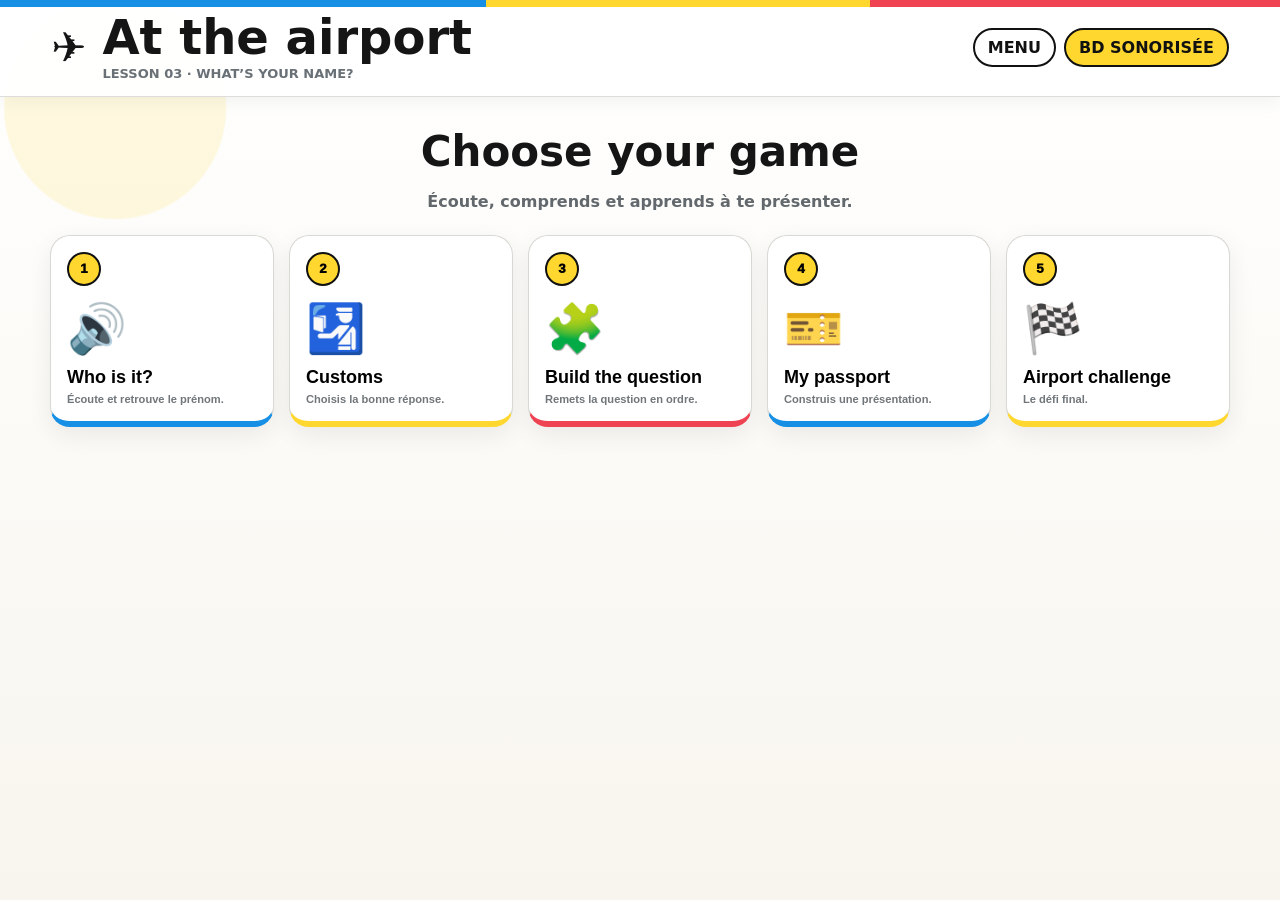
<file: lessons/at-the-airport/index.html>
<!doctype html>
<html lang="fr">
<head>
<meta charset="utf-8"><meta name="viewport" content="width=device-width,initial-scale=1">
<title>At the airport — English Games</title>
<style>
:root{--ink:#151515;--blue:#168fe5;--yellow:#ffd72e;--red:#ef4353;--green:#25b56b;--paper:#fbfaf5}*{box-sizing:border-box}body{margin:0;color:var(--ink);font-family:Inter,system-ui,Arial,sans-serif;background:radial-gradient(circle at 9% 12%,#ffd72e26 0 110px,transparent 112px),linear-gradient(#fff,#f7f5ed);min-height:100vh}body:before{content:"";position:fixed;left:0;right:0;top:0;height:7px;background:linear-gradient(90deg,var(--blue) 0 38%,var(--yellow) 38% 68%,var(--red) 68%);z-index:99}header{position:sticky;top:0;z-index:20;display:flex;align-items:center;gap:16px;padding:15px max(18px,4vw);background:#fffffff0;border-bottom:1px solid #ddd;box-shadow:0 3px 18px #0000000f}.plane{font-size:42px}h1{margin:0;font-size:clamp(28px,4vw,48px);line-height:.95}header p{margin:5px 0 0;color:#697076;font-size:13px;font-weight:900;text-transform:uppercase}.nav{margin-left:auto;display:flex;gap:8px;flex-wrap:wrap}.nav a,.nav button{border:2px solid #111;border-radius:999px;background:#fff;color:#111;padding:8px 13px;text-decoration:none;font-weight:900;cursor:pointer}.nav .bd{background:var(--yellow)}main{width:min(1180px,94vw);margin:auto;padding:30px 0 55px}.intro{text-align:center;margin-bottom:24px}.intro h2{font-size:clamp(27px,4vw,42px);margin:0 0 7px}.intro p{font-weight:750;color:#62686c}.games{display:grid;grid-template-columns:repeat(5,1fr);gap:15px}.gameBtn{min-height:190px;border:1px solid #d8d8d4;border-radius:20px;background:#fff;padding:16px;text-align:left;cursor:pointer;box-shadow:0 8px 24px #00000012;transition:.18s}.gameBtn:hover{transform:translateY(-5px);box-shadow:0 14px 30px #0002}.gameBtn:nth-child(3n+1){border-bottom:6px solid var(--blue)}.gameBtn:nth-child(3n+2){border-bottom:6px solid var(--yellow)}.gameBtn:nth-child(3n){border-bottom:6px solid var(--red)}.num{display:grid;place-items:center;width:34px;height:34px;border:2px solid #111;border-radius:50%;background:var(--yellow);font-weight:1000}.gameBtn .icon{display:block;font-size:48px;margin:15px 0 10px}.gameBtn b{font-size:18px}.gameBtn small{display:block;margin-top:5px;color:#70767a;font-weight:700}.panel{display:none;min-height:550px;background:#fff;border:1px solid #ddd;border-radius:28px;box-shadow:0 18px 50px #00000017;padding:clamp(20px,4vw,42px);text-align:center}.panel.active{display:block}.topline{display:flex;justify-content:space-between;gap:10px;align-items:center;margin-bottom:18px}.back{border:0;border-radius:999px;background:#111;color:#fff;padding:9px 15px;font-weight:900;cursor:pointer}.score{font-weight:900}.prompt{font-size:clamp(25px,4vw,42px);font-weight:1000;margin:18px auto}.audio{width:82px;height:82px;border:3px solid #111;border-radius:50%;background:var(--blue);color:#fff;font-size:34px;box-shadow:4px 4px 0 #111;cursor:pointer}.choices{display:grid;grid-template-columns:repeat(2,minmax(150px,1fr));gap:13px;max-width:720px;margin:22px auto}.choice,.token,.next{border:3px solid #111;border-radius:13px;background:#fff;padding:13px;font-size:18px;font-weight:900;box-shadow:3px 3px 0 #111;cursor:pointer}.choice:hover,.token:hover{background:#fff6bd}.choice.good{background:#c8f3dc}.choice.bad{background:#ffd8de}.feedback{min-height:54px;max-width:650px;margin:18px auto;padding:12px;border-radius:12px;font-size:20px;font-weight:1000}.feedback.good{background:#dff8e9;color:#0b6738;border:2px solid #0b6738}.feedback.bad{background:#ffe2e6;color:#9b1730;border:2px solid #9b1730}.next{background:var(--yellow);margin-top:10px}.tokens{display:flex;flex-wrap:wrap;gap:10px;justify-content:center;margin:20px}.answer{min-height:64px;max-width:700px;margin:15px auto;border:3px dashed #111;border-radius:12px;padding:12px;font-size:24px;font-weight:900}.passport{font-size:86px;margin:15px}.namecard{display:inline-block;margin:10px;padding:15px 22px;border:3px solid #111;border-radius:15px;background:#eef7ff;font-size:26px;font-weight:1000;box-shadow:5px 5px 0 var(--yellow)}@media(max-width:900px){.games{grid-template-columns:repeat(2,1fr)}}@media(max-width:560px){header{align-items:flex-start}.plane{font-size:32px}.nav{width:100%}.games{grid-template-columns:1fr 1fr;gap:9px}.gameBtn{min-height:165px;padding:12px}.gameBtn .icon{font-size:39px}.choices{grid-template-columns:1fr}.panel{min-height:520px}.nav a{font-size:11px}}
</style>
</head>
<body>
<header><div class="plane">✈️</div><div><h1>At the airport</h1><p>Lesson 03 · What’s your name?</p></div><nav class="nav"><a href="../../">MENU</a><a class="bd" href="https://zoumai.github.io/zou_mai/ressources/anglais/at-the-airport/bd/">BD SONORISÉE</a></nav></header>
<main><section id="home"><div class="intro"><h2>Choose your game</h2><p>Écoute, comprends et apprends à te présenter.</p></div><div class="games">
<button class="gameBtn" onclick="start(0)"><span class="num">1</span><span class="icon">🔊</span><b>Who is it?</b><small>Écoute et retrouve le prénom.</small></button>
<button class="gameBtn" onclick="start(1)"><span class="num">2</span><span class="icon">🛂</span><b>Customs</b><small>Choisis la bonne réponse.</small></button>
<button class="gameBtn" onclick="start(2)"><span class="num">3</span><span class="icon">🧩</span><b>Build the question</b><small>Remets la question en ordre.</small></button>
<button class="gameBtn" onclick="start(3)"><span class="num">4</span><span class="icon">🎫</span><b>My passport</b><small>Construis une présentation.</small></button>
<button class="gameBtn" onclick="start(4)"><span class="num">5</span><span class="icon">🏁</span><b>Airport challenge</b><small>Le défi final.</small></button>
</div></section><section id="panel" class="panel"><div class="topline"><button class="back" onclick="home()">← MENU</button><span class="score" id="score"></span></div><div id="content"></div></section></main>
<script>
const names=['Patrick','Nessie','Harry','Arthur','Puss in Boots','Grace','Mike','Janet','Ali'];let mode=0,round=0,points=0,current='';const homeEl=document.getElementById('home'),panel=document.getElementById('panel'),content=document.getElementById('content'),score=document.getElementById('score');
function say(t){speechSynthesis.cancel();const u=new SpeechSynthesisUtterance(t);u.lang='en-GB';u.rate=.82;const vs=speechSynthesis.getVoices(),v=vs.find(x=>/en-GB/i.test(x.lang)&&/natural|google|microsoft|siri/i.test(x.name))||vs.find(x=>/en-GB/i.test(x.lang));if(v)u.voice=v;speechSynthesis.speak(u)}function pick(a){return a[Math.floor(Math.random()*a.length)]}function shuffle(a){return [...a].sort(()=>Math.random()-.5)}function start(m){mode=m;round=0;points=0;homeEl.style.display='none';panel.classList.add('active');render()}function home(){speechSynthesis.cancel();panel.classList.remove('active');homeEl.style.display='block'}function top(){score.textContent=`${points} ★ · ${round+1}/5`}function fb(ok,msg){const f=document.getElementById('feedback');f.className='feedback '+(ok?'good':'bad');f.textContent=msg;if(ok)points++}function next(){round++;if(round>=5)return finish();render()}function finish(){score.textContent=`${points} / 5 ★`;content.innerHTML=`<div class="passport">🛂✈️</div><div class="prompt">Mission complete!</div><p>You can ask and answer: <b>What’s your name?</b></p><button class="next" onclick="home()">RETOUR AU MENU</button>`;say('Mission complete!')}
function render(){top();current=pick(names);if(mode===0)return listen();if(mode===1)return customs();if(mode===2)return build();if(mode===3)return passport();challenge()}
function listen(){const opts=shuffle([current,...shuffle(names.filter(n=>n!==current)).slice(0,3)]);content.innerHTML=`<div class="prompt">Listen. Who is it?</div><button class="audio" onclick="say('My name is ${current}.')">🔊</button><div class="choices">${opts.map(n=>`<button class="choice" onclick="checkName(this,'${n}')">${n}</button>`).join('')}</div><div id="feedback" class="feedback"></div><button class="next" onclick="next()">NEXT →</button>`;setTimeout(()=>say(`My name is ${current}.`),250)}
function checkName(b,n){const ok=n===current;b.classList.add(ok?'good':'bad');fb(ok,ok?'Well done!':`Listen again: My name is ${current}.`);if(!ok)say(`My name is ${current}.`)}
function customs(){const correct=`My name is ${current}.`,wrong=[`Your name is ${current}.`,`What is ${current}?`,`I name ${current}.`],opts=shuffle([correct,...wrong]);content.innerHTML=`<div class="prompt">🛂 What’s your name?</div><div class="namecard">${current}</div><div class="choices">${opts.map(x=>`<button class="choice" onclick="checkSentence(this,\`${x}\`,\`${correct}\`)">${x}</button>`).join('')}</div><div id="feedback" class="feedback"></div><button class="next" onclick="next()">NEXT →</button>`;say("What's your name?")}
function checkSentence(b,x,e){const ok=x===e;b.classList.add(ok?'good':'bad');fb(ok,ok?'Correct!':'Try again.');say(ok?e:"Try again")}
function build(){const words=shuffle(["What's",'your','name?']);window.answer=[];content.innerHTML=`<div class="prompt">Build the question.</div><div id="answer" class="answer"></div><div class="tokens">${words.map((w,i)=>`<button class="token" id="t${i}" onclick="addToken(this,\`${w}\`)">${w}</button>`).join('')}</div><button class="next" onclick="checkBuild()">CHECK</button><div id="feedback" class="feedback"></div>`}
function addToken(b,w){answer.push(w);b.disabled=true;document.getElementById('answer').textContent=answer.join(' ')}function checkBuild(){const ok=answer.join(' ')==="What's your name?";fb(ok,ok?'Perfect!':'Try again.');if(ok){say("What's your name?");setTimeout(next,1000)}else setTimeout(render,900)}
function passport(){const opts=shuffle([`My name is ${current}.`,`I am ${current}.`,`My surname are ${current}.`,`Your name is ${current}.`]);content.innerHTML=`<div class="passport">🎫</div><div class="prompt">Choose a correct introduction.</div><div class="namecard">${current}</div><div class="choices">${opts.map(x=>`<button class="choice" onclick="checkPassport(this,\`${x}\`)">${x}</button>`).join('')}</div><div id="feedback" class="feedback"></div><button class="next" onclick="next()">NEXT →</button>`}
function checkPassport(b,x){const ok=x===`My name is ${current}.`||x===`I am ${current}.`;b.classList.add(ok?'good':'bad');fb(ok,ok?'Correct! Both forms are possible.':'This sentence is not correct.');if(ok)say(x)}
function challenge(){const q=round%2===0,expected=q?"What's your name?":`My name is ${current}.`,wrong=q?["Who your name?","What your name is?","What's name your?"]:[`My names ${current}.`,`I name is ${current}.`,`Your name is ${current}.`],opts=shuffle([expected,...wrong]);content.innerHTML=`<div class="prompt">${q?'Choose the correct question.':'Answer the customs officer.'}</div>${q?'':`<div class="namecard">${current}</div><button class="audio" onclick="say(\"What's your name?\")">🔊</button>`}<div class="choices">${opts.map(x=>`<button class="choice" onclick="checkSentence(this,\`${x}\`,\`${expected}\`)">${x}</button>`).join('')}</div><div id="feedback" class="feedback"></div><button class="next" onclick="next()">NEXT →</button>`;if(!q)say("What's your name?")}
</script></body></html>
</file>
